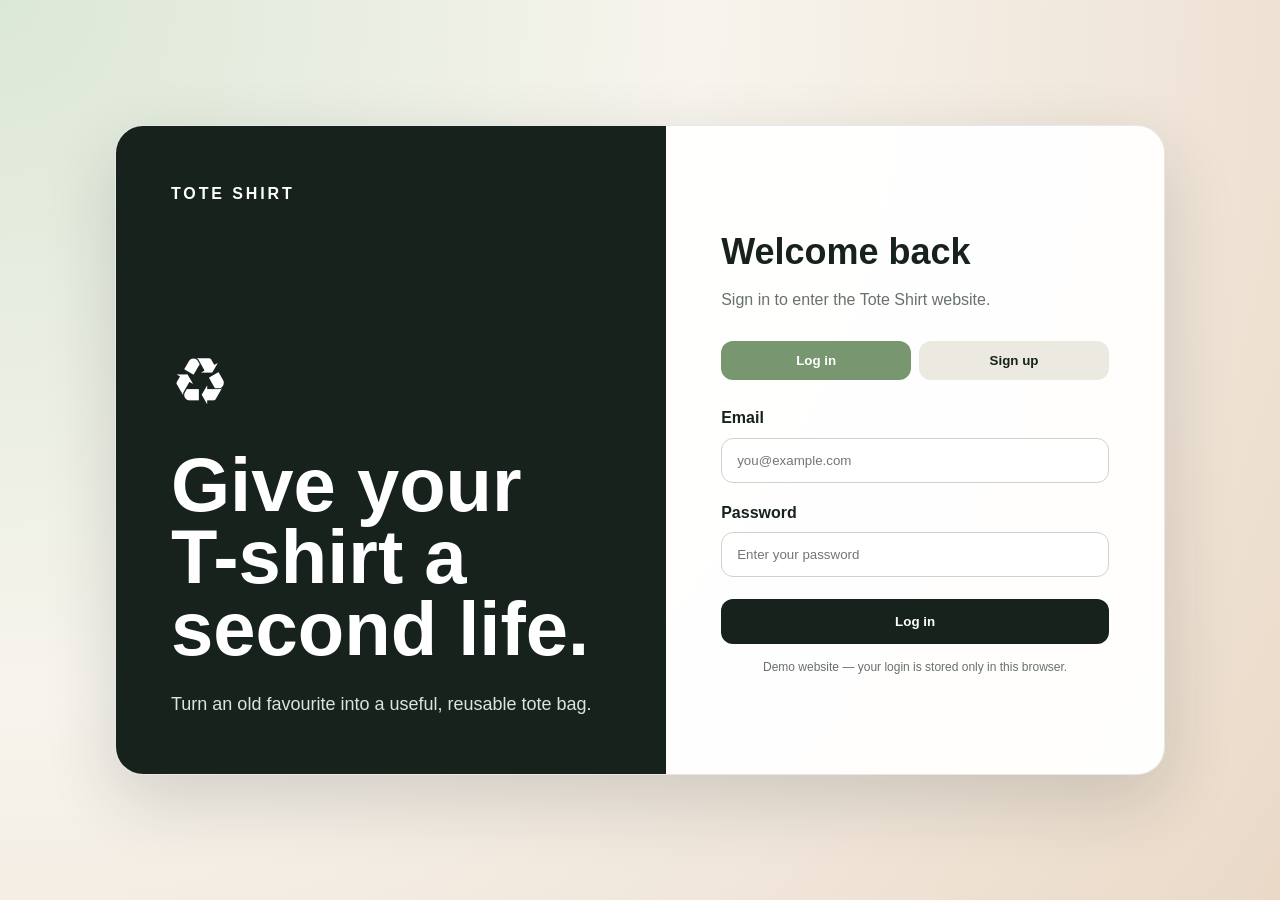
<file: index.html>
<!DOCTYPE html>
<html lang="en">
<head>
    <meta charset="UTF-8">
    <meta name="viewport" content="width=device-width, initial-scale=1.0">
    <title>Tote Shirt — T-Shirt to Tote Bag</title> 
    <meta name="theme-color" content="#17221d">
    <meta name="description" content="Give your old T-shirt a second life. Request an upcycled tote bag from Tote Shirt.">
    <link rel="manifest" href="manifest.json">
    <link rel="icon" href="icon.svg" type="image/svg+xml">
    <link rel="stylesheet" href="css.css">
</head>

<body>

<!-- ================= LOGIN / SIGN UP SCREEN ================= -->

<div id="authScreen" class="auth-screen">

    <div class="auth-card">

        <div class="auth-left">
            <div class="brand">TOTE SHIRT</div>

            <div class="auth-message">
                <div class="recycle-symbol">♻</div>

                <h1>
                    Give your<br>
                    T-shirt a<br>
                    second life.
                </h1>

                <p>
                    Turn an old favourite into a useful,
                    reusable tote bag.
                </p>
            </div>
        </div>


        <div class="auth-right">

            <h2 id="authTitle">Welcome back</h2>

            <p class="auth-subtitle">
                Sign in to enter the Tote Shirt website.
            </p>


            <div class="auth-tabs">

                <button
                    class="auth-tab active"
                    id="loginTab"
                    type="button">
                    Log in
                </button>

                <button
                    class="auth-tab"
                    id="signupTab"
                    type="button">
                    Sign up
                </button>

            </div>


            <form id="authForm">

                <div
                    class="form-group"
                    id="nameGroup"
                    style="display:none;">

                    <label for="name">
                        Name
                    </label>

                    <input
                        type="text"
                        id="name"
                        placeholder="Your name">
                </div>


                <div class="form-group">

                    <label for="email">
                        Email
                    </label>

                    <input
                        type="email"
                        id="email"
                        placeholder="you@example.com"
                        required>
                </div>


                <div class="form-group">

                    <label for="password">
                        Password
                    </label>

                    <input
                        type="password"
                        id="password"
                        placeholder="Enter your password"
                        required>
                </div>


                <button
                    type="submit"
                    class="auth-submit"
                    id="authButton">

                    Log in

                </button>

            </form>


            <p class="demo-text">
                Demo website — your login is stored only
                in this browser.
            </p>

        </div>

    </div>

</div>



<!-- ================= MAIN WEBSITE ================= -->

<div id="mainWebsite" style="display:none;">


    <!-- NAVIGATION -->

    <header class="navbar">

        <div class="nav-container">

            <a href="#home" class="logo">
                TOTE SHIRT
            </a>


            <nav class="nav-links">

                <a href="#about">
                    About
                </a>

                <a href="#how">
                    How It Works
                </a>

                <a href="#pricing">
                    Pricing
                </a>

                <a href="#contact">
                    Get in Touch
                </a>

                <button
                    id="logoutButton"
                    class="logout-button">

                    Log out

                </button>

            </nav>

        </div>

    </header>



    <nav class="mobile-app-nav" aria-label="Main navigation">
        <a href="#home">Home</a>
        <a href="#shop">Shop</a>
        <a href="#custom">Custom</a>
        <a href="#orders">Orders</a>
        <a href="#contact">Contact</a>
    </nav>

    <!-- ================= HERO ================= -->

    <section id="home" class="hero">

        <div class="hero-container">

            <div class="hero-text">

                <span class="eyebrow">
                    T-SHIRT → TOTE BAG
                </span>

                <h1>
                    Wear it.<br>
                    Reuse it.
                </h1>

                <p>
                    ReTote transforms old and unwanted
                    T-shirts into practical, reusable
                    tote bags.
                </p>


                <div class="hero-buttons">

                    <a
                        href="#pricing"
                        class="button dark-button">

                        See Pricing

                    </a>


                    <a
                        href="#contact"
                        class="button light-button">

                        Get in Touch

                    </a>

                </div>

            </div>


            <div class="hero-art">

                <div class="tote-illustration">

                    <div class="tote-handle"></div>

                    <div class="tote-body">

                        <span>
                            TOTE SHIRT
                        </span>

                    </div>

                </div>

            </div>

        </div>

    </section>



    <!-- ================= ABOUT ================= -->

    <section id="about" class="section">

        <div class="section-container">

            <span class="eyebrow">
                THE IDEA
            </span>

            <h2 class="section-title">
                A simple change with
                a useful result.
            </h2>

            <p class="section-description">
                Instead of letting an unwanted T-shirt
                sit unused, we transform it into
                something useful that can be carried
                again and again.
            </p>


            <div class="three-cards">


                <div class="info-card">

                    <span class="card-number">
                        01
                    </span>

                    <h3>
                        Upcycle
                    </h3>

                    <p>
                        Give an old T-shirt a new purpose
                        instead of throwing it away.
                    </p>

                </div>



                <div class="info-card">

                    <span class="card-number">
                        02
                    </span>

                    <h3>
                        Personal
                    </h3>

                    <p>
                        Keep the colours, graphics and
                        memories that made your shirt special.
                    </p>

                </div>



                <div class="info-card">

                    <span class="card-number">
                        03
                    </span>

                    <h3>
                        Useful
                    </h3>

                    <p>
                        Turn it into a lightweight tote
                        for everyday use.
                    </p>

                </div>

            </div>

        </div>

    </section>



    <!-- ================= HOW IT WORKS ================= -->

    <section
        id="how"
        class="section steps-section">

        <div class="section-container">

            <span class="eyebrow">
                HOW IT WORKS
            </span>

            <h2 class="section-title">
                From shirt to tote.
            </h2>


            <div class="three-cards">


                <div class="info-card">

                    <span class="card-number">
                        STEP 1
                    </span>

                    <h3>
                        Choose your T-shirt
                    </h3>

                    <p>
                        Pick a clean T-shirt that you
                        no longer use but still want
                        to keep.
                    </p>

                </div>



                <div class="info-card">

                    <span class="card-number">
                        STEP 2
                    </span>

                    <h3>
                        We transform it
                    </h3>

                    <p>
                        The T-shirt is reshaped into
                        a practical tote bag.
                    </p>

                </div>



                <div class="info-card">

                    <span class="card-number">
                        STEP 3
                    </span>

                    <h3>
                        Carry it again
                    </h3>

                    <p>
                        Your old T-shirt gets a
                        completely new purpose.
                    </p>

                </div>

            </div>

        </div>

    </section>



    <!-- ================= PRICING ================= -->

    <section
        id="pricing"
        class="section">

        <div class="section-container">

            <span class="eyebrow">
                SIMPLE PRICING
            </span>

            <h2 class="section-title">
                One clear price.
            </h2>

            <p class="section-description">
                A straightforward starting price for
                a basic T-shirt-to-tote conversion.
            </p>


            <div class="price-card">

                <div>

                    <span class="price-label">
                        TOTE PRICE
                    </span>

                    <div class="price">
                        ₹149
                    </div>

                    <p>
                        Basic T-shirt tote conversion
                    </p>

                </div>


                <a
                    href="#contact"
                    class="button dark-button">

                    Ask About an Order

                </a>

            </div>

        </div>

    </section>




    <!-- ================= SHOP ================= -->
    <section id="shop" class="section app-shop-section">
        <div class="section-container">
            <span class="eyebrow">THE TOTE SHIRT SHOP</span>
            <h2 class="section-title">Give your old tee a new life.</h2>
            <p class="section-description">Start with our basic T-shirt-to-tote conversion. Have a special idea? Send us a custom request below. Every order is confirmed with you before work begins.</p>
            <div class="shop-grid">
                <article class="shop-card">
                    <div class="shop-art" aria-label="Illustration of a reusable tote bag" role="img"><span class="shop-bag-handle"></span><span class="shop-bag-body">TOTE<br>SHIRT</span></div>
                    <div class="shop-card-content">
                        <span class="shop-tag">MADE FROM YOUR T-SHIRT</span>
                        <h3>Basic T-shirt Tote</h3>
                        <p>Turn a clean, much-loved T-shirt into a reusable everyday bag.</p>
                        <div class="shop-card-bottom"><strong>₹149</strong><button class="button dark-button" type="button" data-order-product="Basic T-shirt Tote">Request this</button></div>
                    </div>
                </article>
                <article class="shop-card custom-shop-card">
                    <div class="shop-art custom-shop-art" aria-label="Illustration of a personalized tote bag" role="img"><span class="shop-bag-handle"></span><span class="shop-bag-body">MADE<br>FOR YOU</span></div>
                    <div class="shop-card-content">
                        <span class="shop-tag">YOUR IDEA, YOUR TOTE</span>
                        <h3>Custom Tote Request</h3>
                        <p>Tell us about your preferred design, colours, or special details.</p>
                        <div class="shop-card-bottom"><strong>Quote on request</strong><a class="button dark-button" href="#custom">Personalise</a></div>
                    </div>
                </article>
            </div>
            <p class="order-note">Prices are starting estimates. We will confirm design, availability, and any extra charges with you before accepting an order.</p>
        </div>
    </section>

    <!-- ================= CUSTOM ORDER ================= -->
    <section id="custom" class="section custom-order-section">
        <div class="section-container custom-order-layout">
            <div>
                <span class="eyebrow">MAKE IT YOURS</span>
                <h2 class="section-title">Tell us your tote idea.</h2>
                <p class="section-description">Fill this in and your email app will open with the request ready to send. Nothing is charged online.</p>
                <div class="custom-points"><p>✓ Use a clean T-shirt you already own</p><p>✓ Share colours or design preferences</p><p>✓ Confirm details with us before we begin</p></div>
            </div>
            <form id="orderForm" class="order-form">
                <label for="customerName">Your name</label>
                <input id="customerName" name="customerName" autocomplete="name" required placeholder="Name">
                <label for="customerEmail">Email address</label>
                <input id="customerEmail" name="customerEmail" type="email" autocomplete="email" required placeholder="you@example.com">
                <label for="orderType">What would you like?</label>
                <select id="orderType" name="orderType">
                    <option>Basic T-shirt Tote — ₹149 starting price</option>
                    <option>Custom design — quote requested</option>
                </select>
                <label for="quantity">Quantity</label>
                <input id="quantity" name="quantity" type="number" min="1" max="20" value="1" required>
                <label for="designNotes">Design notes (optional)</label>
                <textarea id="designNotes" name="designNotes" rows="4" placeholder="Tell us about the T-shirt, colours, or design you have in mind."></textarea>
                <button class="button dark-button order-submit" type="submit">Prepare order request</button>
                <p class="form-smallprint">This opens your email app; you must press Send there to contact us.</p>
                <p id="orderFeedback" class="order-feedback" role="status" aria-live="polite"></p>
            </form>
        </div>
    </section>

    <!-- ================= MY ORDERS ================= -->
    <section id="orders" class="section orders-section">
        <div class="section-container">
            <span class="eyebrow">YOUR REQUESTS</span>
            <h2 class="section-title">My order requests.</h2>
            <p class="section-description">Requests prepared on this device appear here as a reminder. This is not a live order-tracking system, and requests are not sent until you send the email.</p>
            <div id="orderHistory" class="order-history"><p class="empty-orders">No order requests prepared on this device yet.</p></div>
            <button id="clearOrderHistory" class="button light-button" type="button">Clear local request history</button>
        </div>
    </section>

    <!-- ================= GET IN TOUCH ================= -->

    <section
        id="contact"
        class="contact-section">

        <div class="contact-container">


            <!-- POSTER -->

            <div class="contact-poster">

                <div class="poster-top">
                    RETOTE • GET IN TOUCH
                </div>

                <div class="poster-main">

                    <h2>
                        OLD<br>
                        SHIRT.<br>
                        NEW<br>
                        PURPOSE.
                    </h2>

                </div>

                <p>
                    Have a T-shirt you'd like
                    to transform?
                    We'd love to hear from you.
                </p>

            </div>



            <!-- CONTACT INFORMATION -->

            <div class="contact-information">

                <span class="eyebrow">
                    GET IN TOUCH
                </span>

                <h2 class="section-title">
                    Let's make something useful.
                </h2>

                <p class="contact-description">
                    For orders, questions, custom ideas
                    or collaboration, get in touch with us.
                </p>


                <div class="contact-item">

                    <strong>
                        Email
                    </strong>

                    <span>
                        toteshirtindia@gmail.com
                    </span>

                </div>


                <div class="contact-item">

                    <strong>
                        Instagram
                    </strong>

                    <span>
                        @toteshirtindia
                    </span>

                </div>


                <div class="contact-item">

                    <strong>
                        Response time
                    </strong>

                    <span>
                        Usually within 3–5 days
                    </span>

                </div>

            </div>

        </div>

    </section>



    <!-- ================= FOOTER ================= -->

    <footer>

        <p>
            © 2026 ReTote —
            T-shirt to Tote Bag Project.
        </p>

    </footer>


</div>


<script src="script.js"></script>
<script>
if ("serviceWorker" in navigator && location.protocol.startsWith("http")) {
  window.addEventListener("load", () => navigator.serviceWorker.register("./service-worker.js").catch(() => {}));
}
</script>

</body>
</html>
</file>
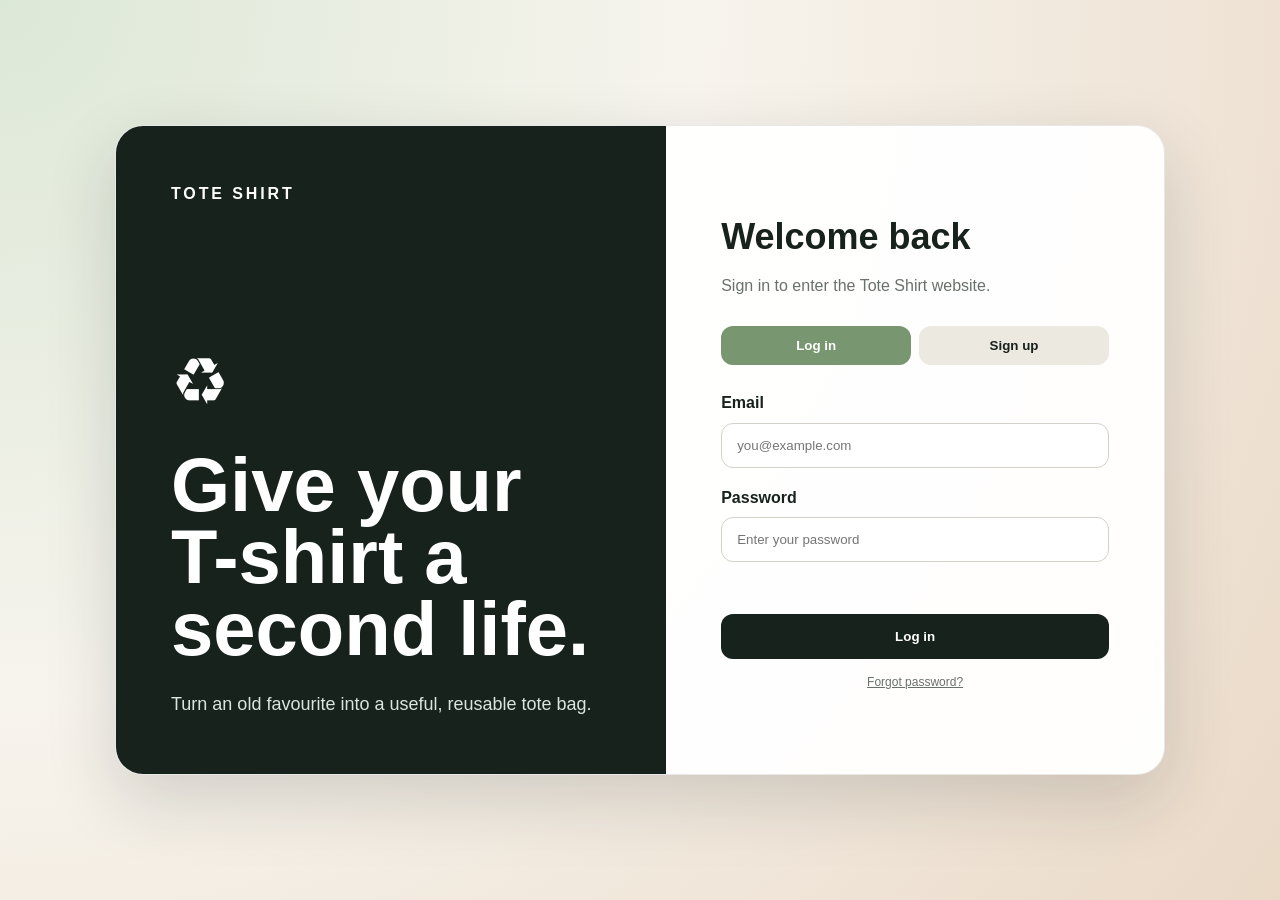
<file: index (4).html>
<!DOCTYPE html>
<html lang="en">
<head>
    <meta charset="UTF-8">
    <meta name="viewport" content="width=device-width, initial-scale=1.0">
    <title>Tote Shirt — T-Shirt to Tote Bag</title>
    <meta name="theme-color" content="#17221d">
    <meta name="description" content="Give your old T-shirt a second life. Request an upcycled tote bag from Tote Shirt.">
    <link rel="manifest" href="manifest.json">
    <link rel="icon" href="icon.svg" type="image/svg+xml">
    <link rel="stylesheet" href="css.css">
</head>

<body>

<!-- ================= LOGIN / SIGN UP SCREEN ================= -->

<div id="authScreen" class="auth-screen" style="display:none;">

    <div class="auth-card">

        <div class="auth-left">
            <div class="brand">TOTE SHIRT</div>

            <div class="auth-message">
                <div class="recycle-symbol">♻</div>

                <h1>
                    Give your<br>
                    T-shirt a<br>
                    second life.
                </h1>

                <p>
                    Turn an old favourite into a useful,
                    reusable tote bag.
                </p>
            </div>
        </div>


        <div class="auth-right">

            <h2 id="authTitle">Welcome back</h2>

            <p class="auth-subtitle">
                Sign in to enter the Tote Shirt website.
            </p>


            <div class="auth-tabs">

                <button
                    class="auth-tab active"
                    id="loginTab"
                    type="button">
                    Log in
                </button>

                <button
                    class="auth-tab"
                    id="signupTab"
                    type="button">
                    Sign up
                </button>

            </div>


            <form id="authForm">

                <div
                    class="form-group"
                    id="nameGroup"
                    style="display:none;">

                    <label for="name">
                        Name
                    </label>

                    <input
                        type="text"
                        id="name"
                        placeholder="Your name">
                </div>


                <div class="form-group">

                    <label for="email">
                        Email
                    </label>

                    <input
                        type="email"
                        id="email"
                        placeholder="you@example.com"
                        required>
                </div>


                <div class="form-group">

                    <label for="password">
                        Password
                    </label>

                    <input
                        type="password"
                        id="password"
                        placeholder="Enter your password"
                        autocomplete="current-password"
                        minlength="6"
                        required>
                </div>


                <p
                    id="authMessage"
                    role="status"
                    aria-live="polite"
                    style="min-height:1.2em; margin:0 0 12px; font-size:0.9rem;">
                </p>


                <button
                    type="submit"
                    class="auth-submit"
                    id="authButton">

                    Log in

                </button>

            </form>


            <p class="demo-text">
                <button
                    type="button"
                    id="forgotPassword"
                    style="background:none; border:none; padding:0; color:inherit; text-decoration:underline; cursor:pointer; font:inherit;">
                    Forgot password?
                </button>
            </p>

        </div>

    </div>

</div>



<!-- ================= MAIN WEBSITE ================= -->

<div id="mainWebsite" style="display:none;">


    <!-- NAVIGATION -->

    <header class="navbar">

        <div class="nav-container">

            <a href="#home" class="logo">
                TOTE SHIRT
            </a>


            <nav class="nav-links">

                <a href="#about">
                    About
                </a>

                <a href="#how">
                    How It Works
                </a>

                <a href="#pricing">
                    Pricing
                </a>

                <a href="#contact">
                    Get in Touch
                </a>

                <button
                    id="logoutButton"
                    class="logout-button">

                    Log out

                </button>

            </nav>

        </div>

    </header>



    <nav class="mobile-app-nav" aria-label="Main navigation">
        <a href="#home">Home</a>
        <a href="#shop">Shop</a>
        <a href="#custom">Custom</a>
        <a href="#orders">Orders</a>
        <a href="#contact">Contact</a>
    </nav>

    <!-- ================= HERO ================= -->

    <section id="home" class="hero">

        <div class="hero-container">

            <div class="hero-text">

                <span class="eyebrow">
                    T-SHIRT → TOTE BAG
                </span>

                <h1>
                    Wear it.<br>
                    Reuse it.
                </h1>

                <p>
                    ReTote transforms old and unwanted
                    T-shirts into practical, reusable
                    tote bags.
                </p>


                <div class="hero-buttons">

                    <a
                        href="#pricing"
                        class="button dark-button">

                        See Pricing

                    </a>


                    <a
                        href="#contact"
                        class="button light-button">

                        Get in Touch

                    </a>

                </div>

            </div>


            <div class="hero-art">

                <div class="tote-illustration">

                    <div class="tote-handle"></div>

                    <div class="tote-body">

                        <span>
                            TOTE SHIRT
                        </span>

                    </div>

                </div>

            </div>

        </div>

    </section>



    <!-- ================= ABOUT ================= -->

    <section id="about" class="section">

        <div class="section-container">

            <span class="eyebrow">
                THE IDEA
            </span>

            <h2 class="section-title">
                A simple change with
                a useful result.
            </h2>

            <p class="section-description">
                Instead of letting an unwanted T-shirt
                sit unused, we transform it into
                something useful that can be carried
                again and again.
            </p>


            <div class="three-cards">


                <div class="info-card">

                    <span class="card-number">
                        01
                    </span>

                    <h3>
                        Upcycle
                    </h3>

                    <p>
                        Give an old T-shirt a new purpose
                        instead of throwing it away.
                    </p>

                </div>



                <div class="info-card">

                    <span class="card-number">
                        02
                    </span>

                    <h3>
                        Personal
                    </h3>

                    <p>
                        Keep the colours, graphics and
                        memories that made your shirt special.
                    </p>

                </div>



                <div class="info-card">

                    <span class="card-number">
                        03
                    </span>

                    <h3>
                        Useful
                    </h3>

                    <p>
                        Turn it into a lightweight tote
                        for everyday use.
                    </p>

                </div>

            </div>

        </div>

    </section>



    <!-- ================= HOW IT WORKS ================= -->

    <section
        id="how"
        class="section steps-section">

        <div class="section-container">

            <span class="eyebrow">
                HOW IT WORKS
            </span>

            <h2 class="section-title">
                From shirt to tote.
            </h2>


            <div class="three-cards">


                <div class="info-card">

                    <span class="card-number">
                        STEP 1
                    </span>

                    <h3>
                        Choose your T-shirt
                    </h3>

                    <p>
                        Pick a clean T-shirt that you
                        no longer use but still want
                        to keep.
                    </p>

                </div>



                <div class="info-card">

                    <span class="card-number">
                        STEP 2
                    </span>

                    <h3>
                        We transform it
                    </h3>

                    <p>
                        The T-shirt is reshaped into
                        a practical tote bag.
                    </p>

                </div>



                <div class="info-card">

                    <span class="card-number">
                        STEP 3
                    </span>

                    <h3>
                        Carry it again
                    </h3>

                    <p>
                        Your old T-shirt gets a
                        completely new purpose.
                    </p>

                </div>

            </div>

        </div>

    </section>



    <!-- ================= PRICING ================= -->

    <section
        id="pricing"
        class="section">

        <div class="section-container">

            <span class="eyebrow">
                SIMPLE PRICING
            </span>

            <h2 class="section-title">
                One clear price.
            </h2>

            <p class="section-description">
                A straightforward starting price for
                a basic T-shirt-to-tote conversion.
            </p>


            <div class="price-card">

                <div>

                    <span class="price-label">
                        TOTE PRICE
                    </span>

                    <div class="price">
                        ₹149
                    </div>

                    <p>
                        Basic T-shirt tote conversion
                    </p>

                </div>


                <a
                    href="#contact"
                    class="button dark-button">

                    Ask About an Order

                </a>

            </div>

        </div>

    </section>




    <!-- ================= SHOP ================= -->
    <section id="shop" class="section app-shop-section">
        <div class="section-container">
            <span class="eyebrow">THE TOTE SHIRT SHOP</span>
            <h2 class="section-title">Give your old tee a new life.</h2>
            <p class="section-description">Start with our basic T-shirt-to-tote conversion. Have a special idea? Send us a custom request below. Every order is confirmed with you before work begins.</p>
            <div class="shop-grid">
                <article class="shop-card">
                    <div class="shop-art" aria-label="Illustration of a reusable tote bag" role="img"><span class="shop-bag-handle"></span><span class="shop-bag-body">TOTE<br>SHIRT</span></div>
                    <div class="shop-card-content">
                        <span class="shop-tag">MADE FROM YOUR T-SHIRT</span>
                        <h3>Basic T-shirt Tote</h3>
                        <p>Turn a clean, much-loved T-shirt into a reusable everyday bag.</p>
                        <div class="shop-card-bottom"><strong>₹149</strong><button class="button dark-button" type="button" data-order-product="Basic T-shirt Tote">Request this</button></div>
                    </div>
                </article>
                <article class="shop-card custom-shop-card">
                    <div class="shop-art custom-shop-art" aria-label="Illustration of a personalized tote bag" role="img"><span class="shop-bag-handle"></span><span class="shop-bag-body">MADE<br>FOR YOU</span></div>
                    <div class="shop-card-content">
                        <span class="shop-tag">YOUR IDEA, YOUR TOTE</span>
                        <h3>Custom Tote Request</h3>
                        <p>Tell us about your preferred design, colours, or special details.</p>
                        <div class="shop-card-bottom"><strong>Quote on request</strong><a class="button dark-button" href="#custom">Personalise</a></div>
                    </div>
                </article>
            </div>
            <p class="order-note">Prices are starting estimates. We will confirm design, availability, and any extra charges with you before accepting an order.</p>
        </div>
    </section>

    <!-- ================= CUSTOM ORDER ================= -->
    <section id="custom" class="section custom-order-section">
        <div class="section-container custom-order-layout">
            <div>
                <span class="eyebrow">MAKE IT YOURS</span>
                <h2 class="section-title">Tell us your tote idea.</h2>
                <p class="section-description">Fill this in and your email app will open with the request ready to send. Nothing is charged online.</p>
                <div class="custom-points"><p>✓ Use a clean T-shirt you already own</p><p>✓ Share colours or design preferences</p><p>✓ Confirm details with us before we begin</p></div>
            </div>
            <form id="orderForm" class="order-form">
                <label for="customerName">Your name</label>
                <input id="customerName" name="customerName" autocomplete="name" required placeholder="Name">
                <label for="customerEmail">Email address</label>
                <input id="customerEmail" name="customerEmail" type="email" autocomplete="email" required placeholder="you@example.com">
                <label for="orderType">What would you like?</label>
                <select id="orderType" name="orderType">
                    <option>Basic T-shirt Tote — ₹149 starting price</option>
                    <option>Custom design — quote requested</option>
                </select>
                <label for="quantity">Quantity</label>
                <input id="quantity" name="quantity" type="number" min="1" max="20" value="1" required>
                <label for="designNotes">Design notes (optional)</label>
                <textarea id="designNotes" name="designNotes" rows="4" placeholder="Tell us about the T-shirt, colours, or design you have in mind."></textarea>
                <button class="button dark-button order-submit" type="submit">Prepare order request</button>
                <p class="form-smallprint">This opens your email app; you must press Send there to contact us.</p>
                <p id="orderFeedback" class="order-feedback" role="status" aria-live="polite"></p>
            </form>
        </div>
    </section>

    <!-- ================= MY ORDERS ================= -->
    <section id="orders" class="section orders-section">
        <div class="section-container">
            <span class="eyebrow">YOUR REQUESTS</span>
            <h2 class="section-title">My order requests.</h2>
            <p class="section-description">Requests prepared on this device appear here as a reminder. This is not a live order-tracking system, and requests are not sent until you send the email.</p>
            <div id="orderHistory" class="order-history"><p class="empty-orders">No order requests prepared on this device yet.</p></div>
            <button id="clearOrderHistory" class="button light-button" type="button">Clear local request history</button>
        </div>
    </section>

    <!-- ================= GET IN TOUCH ================= -->

    <section
        id="contact"
        class="contact-section">

        <div class="contact-container">


            <!-- POSTER -->

            <div class="contact-poster">

                <div class="poster-top">
                    RETOTE • GET IN TOUCH
                </div>

                <div class="poster-main">

                    <h2>
                        OLD<br>
                        SHIRT.<br>
                        NEW<br>
                        PURPOSE.
                    </h2>

                </div>

                <p>
                    Have a T-shirt you'd like
                    to transform?
                    We'd love to hear from you.
                </p>

            </div>



            <!-- CONTACT INFORMATION -->

            <div class="contact-information">

                <span class="eyebrow">
                    GET IN TOUCH
                </span>

                <h2 class="section-title">
                    Let's make something useful.
                </h2>

                <p class="contact-description">
                    For orders, questions, custom ideas
                    or collaboration, get in touch with us.
                </p>


                <div class="contact-item">

                    <strong>
                        Email
                    </strong>

                    <span>
                        toteshirtindia@gmail.com
                    </span>

                </div>


                <div class="contact-item">

                    <strong>
                        Instagram
                    </strong>

                    <span>
                        @toteshirtindia
                    </span>

                </div>


                <div class="contact-item">

                    <strong>
                        Response time
                    </strong>

                    <span>
                        Usually within 3–5 days
                    </span>

                </div>

            </div>

        </div>

    </section>



    <!-- ================= FOOTER ================= -->

    <footer>

        <p>
            © 2026 ReTote —
            T-shirt to Tote Bag Project.
        </p>

    </footer>


</div>


<script type="module" src="script.js"></script>
<script>
if ("serviceWorker" in navigator && location.protocol.startsWith("http")) {
  window.addEventListener("load", () => navigator.serviceWorker.register("./service-worker.js").catch(() => {}));
}
</script>

</body>
</html>
</file>
<file: css.css>
* {
    box-sizing: border-box;
    margin: 0;
    padding: 0;
}

:root {
    --dark: #17221d;
    --dark-soft: #26342d;
    --cream: #f7f4ed;
    --cream-dark: #eee8da;
    --green: #78966f;
    --green-light: #dbe6d6;
    --orange: #c98f62;
    --white: #ffffff;
    --grey: #68716b;
    --border: #dedad1;
}

html {
    scroll-behavior: smooth;
}

body {
    font-family: Arial, Helvetica, sans-serif;
    background: var(--cream);
    color: var(--dark);
    line-height: 1.6;
}

a {
    text-decoration: none;
    color: inherit;
}

button,
input {
    font-family: inherit;
}


/* =========================================================
   LOGIN / SIGN UP
   ========================================================= */

.auth-screen {
    min-height: 100vh;

    display: grid;
    place-items: center;

    padding: 25px;

    background:
        radial-gradient(
            circle at top left,
            #dce8d7 0%,
            #f7f4ed 45%,
            #ead9c7 100%
        );
}


.auth-card {
    width: min(1050px, 100%);

    min-height: 650px;

    display: grid;

    grid-template-columns: 1.05fr 0.95fr;

    overflow: hidden;

    background: rgba(255, 255, 255, 0.95);

    border-radius: 28px;

    border: 1px solid rgba(23, 34, 29, 0.1);

    box-shadow:
        0 25px 70px rgba(23, 34, 29, 0.16);
}


/* LEFT SIDE */

.auth-left {
    padding: 55px;

    display: flex;

    flex-direction: column;

    justify-content: space-between;

    background: var(--dark);

    color: var(--white);
}


.brand,
.logo {
    font-size: 16px;

    font-weight: 900;

    letter-spacing: 0.18em;

    text-transform: uppercase;
}


.auth-message {
    max-width: 520px;
}


.recycle-symbol {
    font-size: 65px;

    margin-bottom: 15px;
}


.auth-message h1 {
    font-size: clamp(45px, 6vw, 76px);

    line-height: 0.95;

    margin-bottom: 25px;
}


.auth-message p {
    max-width: 430px;

    color: #dbe4de;

    font-size: 18px;
}


/* RIGHT SIDE */

.auth-right {
    padding: 55px;

    display: flex;

    flex-direction: column;

    justify-content: center;
}


.auth-right h2 {
    font-size: 36px;

    margin-bottom: 7px;
}


.auth-subtitle {
    color: var(--grey);

    margin-bottom: 28px;
}


.auth-tabs {
    display: flex;

    gap: 8px;

    margin-bottom: 25px;
}


.auth-tab {
    flex: 1;

    padding: 12px;

    border: 0;

    border-radius: 12px;

    background: #ece9e0;

    color: var(--dark);

    font-weight: 800;

    cursor: pointer;

    transition: 0.2s ease;
}


.auth-tab:hover {
    transform: translateY(-1px);
}


.auth-tab.active {
    background: var(--green);

    color: white;
}


.form-group {
    margin-bottom: 17px;
}


.form-group label {
    display: block;

    margin-bottom: 7px;

    font-weight: 700;
}


.form-group input {
    width: 100%;

    padding: 14px 15px;

    border: 1px solid #d4d1c8;

    border-radius: 12px;

    background: white;

    outline: none;

    transition: 0.2s ease;
}


.form-group input:focus {
    border-color: var(--green);

    box-shadow:
        0 0 0 3px rgba(120, 150, 111, 0.15);
}


.auth-submit {
    width: 100%;

    padding: 15px;

    margin-top: 5px;

    border: 0;

    border-radius: 12px;

    background: var(--dark);

    color: white;

    font-weight: 800;

    cursor: pointer;

    transition: 0.2s ease;
}


.auth-submit:hover {
    background: var(--dark-soft);

    transform: translateY(-1px);
}


.demo-text {
    margin-top: 14px;

    text-align: center;

    font-size: 12px;

    color: var(--grey);
}



/* =========================================================
   NAVIGATION
   ========================================================= */

.navbar {
    position: sticky;

    top: 0;

    z-index: 100;

    background: rgba(247, 244, 237, 0.94);

    backdrop-filter: blur(12px);

    border-bottom: 1px solid #e2ddd3;
}


.nav-container {
    max-width: 1200px;

    margin: auto;

    padding: 16px 22px;

    display: flex;

    align-items: center;

    justify-content: space-between;

    gap: 20px;
}


.nav-links {
    display: flex;

    align-items: center;

    gap: 22px;
}


.nav-links a {
    font-size: 14px;

    font-weight: 700;

    transition: 0.2s ease;
}


.nav-links a:hover {
    color: var(--green);
}


.logout-button {
    padding: 8px 13px;

    border: 1px solid #cbc7be;

    border-radius: 10px;

    background: transparent;

    cursor: pointer;

    font-weight: 700;
}



/* =========================================================
   GENERAL
   ========================================================= */

.section {
    padding: 90px 22px;
}


.section-container {
    max-width: 1200px;

    margin: auto;
}


.eyebrow {
    display: inline-block;

    color: var(--green);

    font-size: 12px;

    font-weight: 900;

    letter-spacing: 0.18em;
}


.section-title {
    max-width: 850px;

    margin-top: 12px;

    margin-bottom: 16px;

    font-size: clamp(36px, 5vw, 58px);

    line-height: 1;
}


.section-description {
    max-width: 700px;

    margin-bottom: 38px;

    color: var(--grey);

    font-size: 17px;
}



/* =========================================================
   HERO
   ========================================================= */

.hero {
    padding: 85px 22px 75px;
}


.hero-container {
    max-width: 1200px;

    margin: auto;

    display: grid;

    grid-template-columns: 1.1fr 0.9fr;

    align-items: center;

    gap: 55px;
}


.hero-text h1 {
    margin: 14px 0 24px;

    font-size: clamp(55px, 8vw, 100px);

    line-height: 0.88;
}


.hero-text p {
    max-width: 620px;

    color: var(--grey);

    font-size: 19px;
}


.hero-buttons {
    display: flex;

    flex-wrap: wrap;

    gap: 12px;

    margin-top: 30px;
}


.button {
    display: inline-block;

    padding: 13px 20px;

    border-radius: 12px;

    font-weight: 800;

    transition: 0.2s ease;
}


.button:hover {
    transform: translateY(-2px);
}


.dark-button {
    background: var(--dark);

    color: white;
}


.light-button {
    border: 1px solid #cec9bf;

    background: transparent;
}


/* HERO BAG */

.hero-art {
    min-height: 440px;

    border-radius: 28px;

    display: grid;

    place-items: center;

    overflow: hidden;

    background:
        linear-gradient(
            145deg,
            #d8e2d3,
            #b8c8ad 45%,
            #d4a57d
        );
}


.tote-illustration {
    position: relative;

    width: 250px;

    height: 320px;

    transform: rotate(-6deg);
}


.tote-body {
    position: absolute;

    left: 0;

    bottom: 0;

    width: 250px;

    height: 280px;

    display: flex;

    align-items: center;

    justify-content: center;

    background: #f3eee2;

    border-radius:
        20px
        20px
        38px
        38px;

    box-shadow:
        25px 25px 0 rgba(23, 34, 29, 0.13);
}


.tote-body span {
    font-size: 34px;

    font-weight: 900;

    letter-spacing: 0.16em;
}


.tote-handle {
    position: absolute;

    z-index: 2;

    left: 57px;

    top: 0;

    width: 135px;

    height: 90px;

    border: 16px solid #f3eee2;

    border-bottom: 0;

    border-radius: 90px 90px 0 0;
}



/* =========================================================
   CARDS
   ========================================================= */

.three-cards {
    display: grid;

    grid-template-columns:
        repeat(3, 1fr);

    gap: 20px;
}


.info-card {
    padding: 28px;

    background: white;

    border: 1px solid #e4dfd5;

    border-radius: 20px;

    transition: 0.2s ease;
}


.info-card:hover {
    transform: translateY(-4px);

    box-shadow:
        0 15px 35px rgba(23, 34, 29, 0.08);
}


.card-number {
    color: var(--green);

    font-size: 13px;

    font-weight: 900;

    letter-spacing: 0.08em;
}


.info-card h3 {
    margin: 12px 0 8px;

    font-size: 24px;
}


.info-card p {
    color: var(--grey);
}


.steps-section {
    background: var(--cream-dark);
}



/* =========================================================
   PRICING
   ========================================================= */

.price-card {
    padding: 32px;

    display: flex;

    align-items: center;

    justify-content: space-between;

    gap: 25px;

    background: white;

    border: 1px solid #e4dfd5;

    border-radius: 22px;
}


.price-label {
    display: inline-block;

    padding: 7px 11px;

    border-radius: 999px;

    background: var(--green-light);

    color: var(--dark);

    font-size: 11px;

    font-weight: 900;

    letter-spacing: 0.08em;
}


.price {
    margin-top: 7px;

    font-size: 55px;

    font-weight: 900;

    line-height: 1;
}


.price-card p {
    color: var(--grey);

    margin-top: 7px;
}



/* =========================================================
   CONTACT
   ========================================================= */

.contact-section {
    padding: 90px 22px;

    background: var(--dark);

    color: white;
}


.contact-container {
    max-width: 1200px;

    margin: auto;

    display: grid;

    grid-template-columns:
        1fr 1fr;

    gap: 40px;

    align-items: stretch;
}


.contact-section .eyebrow {
    color: #a8c09f;
}


.contact-section .section-title {
    color: white;
}


.contact-description {
    max-width: 580px;

    color: #d3dbd5;

    margin: 14px 0 25px;
}


/* CONTACT POSTER */

.contact-poster {
    min-height: 450px;

    padding: 40px;

    display: flex;

    flex-direction: column;

    justify-content: space-between;

    border-radius: 25px;

    background:
        linear-gradient(
            145deg,
            #d7e1d1,
            #c98f62
        );

    color: var(--dark);

    box-shadow:
        0 20px 50px rgba(0, 0, 0, 0.2);
}


.poster-top {
    font-size: 12px;

    font-weight: 900;

    letter-spacing: 0.16em;
}


.poster-main h2 {
    font-size: clamp(48px, 7vw, 82px);

    line-height: 0.84;
}


.contact-poster p {
    max-width: 390px;

    font-weight: 700;
}


/* CONTACT INFO */

.contact-item {
    padding: 17px 0;

    border-bottom:
        1px solid
        rgba(255, 255, 255, 0.15);
}


.contact-item strong {
    display: block;

    margin-bottom: 3px;
}


.contact-item span {
    color: #d3dbd5;
}



/* =========================================================
   FOOTER
   ========================================================= */

footer {
    padding: 28px 22px;

    background: #111914;

    color: #cbd3ce;

    text-align: center;

    font-size: 13px;
}



/* =========================================================
   MOBILE
   ========================================================= */

@media (max-width: 850px) {

    .auth-card {
        grid-template-columns: 1fr;
    }


    .auth-left {
        min-height: 350px;

        padding: 35px;
    }


    .auth-right {
        padding: 35px;
    }


    .hero-container {
        grid-template-columns: 1fr;

        gap: 40px;
    }


    .hero-art {
        min-height: 320px;
    }


    .three-cards {
        grid-template-columns: 1fr;
    }


    .contact-container {
        grid-template-columns: 1fr;
    }


    .price-card {
        align-items: flex-start;

        flex-direction: column;
    }

}


@media (max-width: 650px) {

    .nav-container {
        padding: 14px 17px;
    }


    .nav-links {
        display: none;
    }


    .hero {
        padding-top: 55px;
    }


    .hero-text h1 {
        font-size: 62px;
    }


    .section {
        padding: 70px 18px;
    }


    .contact-section {
        padding: 70px 18px;
    }


    .contact-poster {
        min-height: 390px;

        padding: 30px;
    }


    .auth-screen {
        padding: 12px;
    }


    .auth-card {
        border-radius: 20px;
    }

/* =========================================================
   APP SHOP, CUSTOM ORDERS, AND MOBILE NAVIGATION
   ========================================================= */
.mobile-app-nav {
    display: none;
}
.shop-grid {
    display: grid;
    grid-template-columns: repeat(2, minmax(0, 1fr));
    gap: 22px;
}
.shop-card {
    overflow: hidden;
    background: #fff;
    border: 1px solid var(--border);
    border-radius: 22px;
}
.shop-art {
    min-height: 245px;
    display: grid;
    place-items: center;
    position: relative;
    overflow: hidden;
    background: linear-gradient(145deg, #dce8d7, #c5d3bc 55%, #e9d4c0);
}
.custom-shop-art {
    background: linear-gradient(145deg, #e8d8c7, #d4a57d 55%, #dce8d7);
}
.shop-bag-body {
    width: 150px;
    height: 150px;
    display: grid;
    place-items: center;
    background: #f7f4ed;
    border-radius: 14px 14px 25px 25px;
    box-shadow: 12px 15px 0 rgba(23,34,29,.12);
    text-align: center;
    font-size: 19px;
    font-weight: 900;
    letter-spacing: .1em;
}
.shop-bag-handle {
    position: absolute;
    top: 35px;
    width: 68px;
    height: 52px;
    border: 10px solid #f7f4ed;
    border-bottom: 0;
    border-radius: 50px 50px 0 0;
    transform: translateY(-5px);
}
.shop-card-content { padding: 25px; }
.shop-tag { color: var(--green); font-size: 10px; font-weight: 900; letter-spacing: .13em; }
.shop-card h3 { margin: 8px 0; font-size: 25px; }
.shop-card p { color: var(--grey); }
.shop-card-bottom { display: flex; align-items: center; justify-content: space-between; gap: 12px; margin-top: 20px; flex-wrap: wrap; }
.shop-card-bottom strong { font-size: 23px; }
.shop-card-bottom .button { border: 0; cursor: pointer; font-size: 14px; }
.order-note, .form-smallprint { color: var(--grey); font-size: 13px; margin-top: 18px; }
.custom-order-section { background: var(--green-light); }
.custom-order-layout { display: grid; grid-template-columns: 1fr 1fr; gap: 50px; align-items: start; }
.custom-points { display: grid; gap: 10px; font-weight: 700; }
.order-form { padding: 28px; display: grid; gap: 9px; background: white; border: 1px solid var(--border); border-radius: 20px; }
.order-form label { margin-top: 8px; font-size: 14px; font-weight: 800; }
.order-form input, .order-form select, .order-form textarea {
    width: 100%; min-width: 0; padding: 13px 14px; border: 1px solid #d4d1c8;
    border-radius: 10px; background: #fff; color: var(--dark); font: inherit;
}
.order-form input:focus, .order-form select:focus, .order-form textarea:focus { outline: 2px solid var(--green); outline-offset: 1px; }
.order-submit { width: 100%; border: 0; cursor: pointer; margin-top: 10px; }
.order-feedback { color: var(--dark-soft); font-size: 13px; }
.orders-section { background: #fff; }
.order-history { display: grid; gap: 12px; margin-bottom: 20px; }
.empty-orders { padding: 24px; border: 1px dashed var(--border); border-radius: 14px; color: var(--grey); }
.order-history-card { display: flex; align-items: center; justify-content: space-between; gap: 16px; padding: 18px; border: 1px solid var(--border); border-radius: 14px; }
.order-history-card p { color: var(--grey); font-size: 13px; margin-top: 4px; }
.request-status { padding: 6px 10px; background: var(--green-light); border-radius: 999px; font-size: 11px; font-weight: 800; }
#clearOrderHistory { cursor: pointer; }

.contact-item a { color: #d3dbd5; text-decoration: underline; text-underline-offset: 3px; }

@media (max-width: 650px) {
    .mobile-app-nav {
        position: sticky; top: 0; z-index: 99;
        display: flex; justify-content: space-around; gap: 4px;
        padding: 10px 6px; background: rgba(247,244,237,.97);
        border-bottom: 1px solid var(--border); backdrop-filter: blur(12px);
    }
    .mobile-app-nav a { font-size: 12px; font-weight: 800; padding: 5px 4px; }
    .navbar { position: relative; }
    .shop-grid, .custom-order-layout { grid-template-columns: 1fr; }
    .shop-card-bottom { align-items: flex-start; }
    .shop-card-bottom .button { padding: 11px 13px; }
    .order-form { padding: 20px; }
    .order-history-card { align-items: flex-start; flex-direction: column; }
}
</file>
